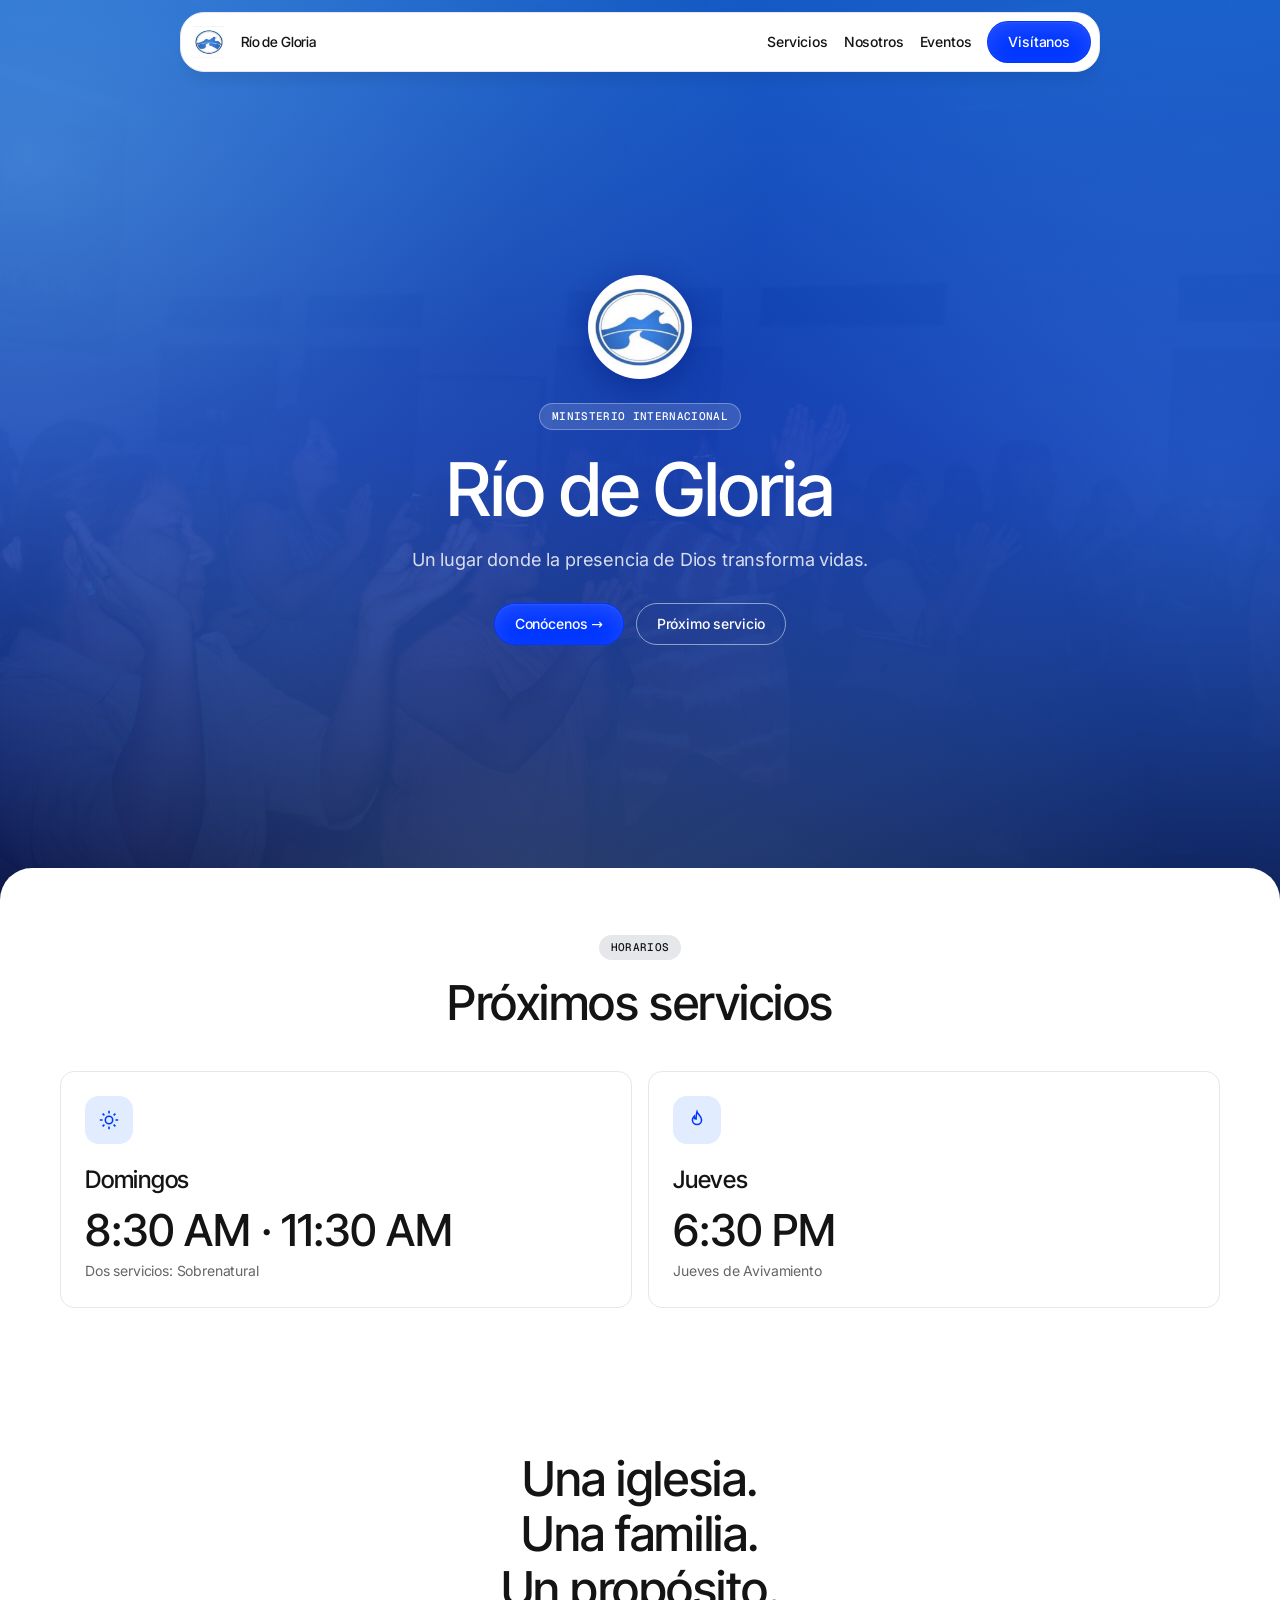
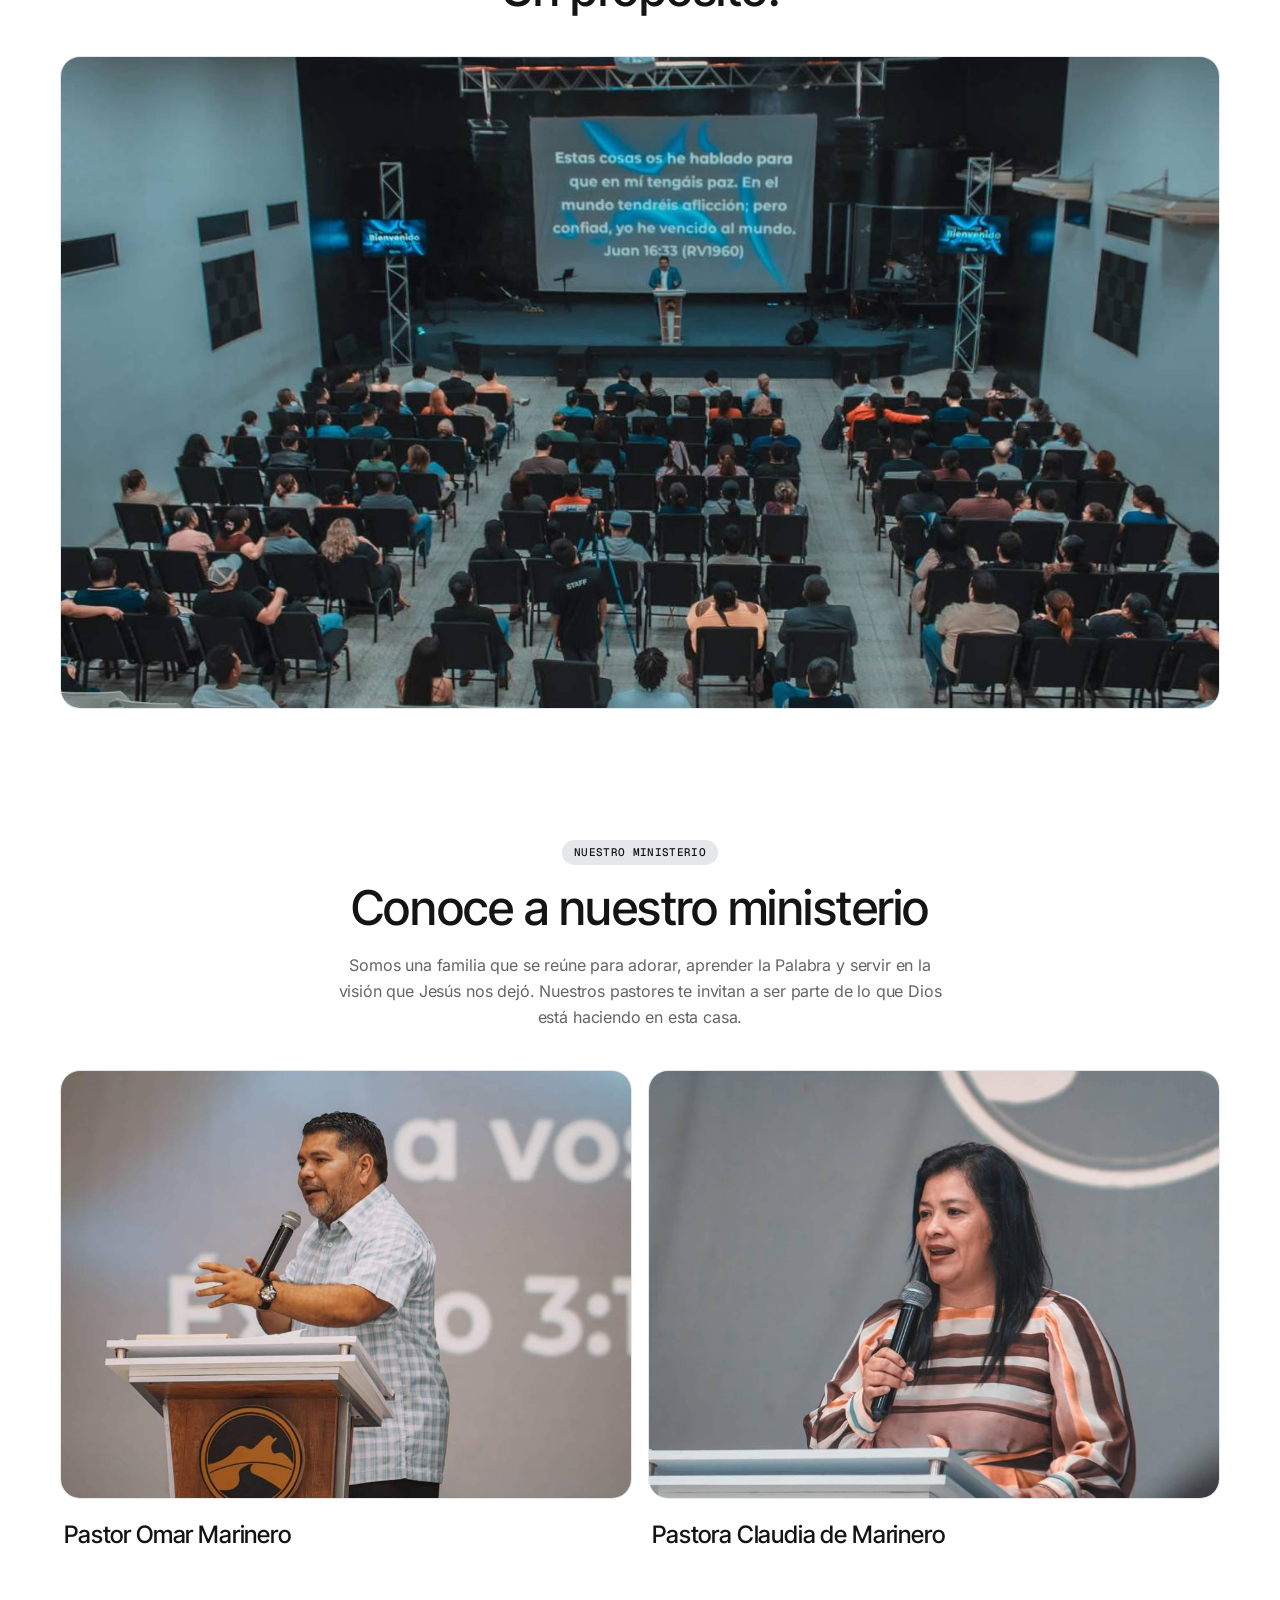
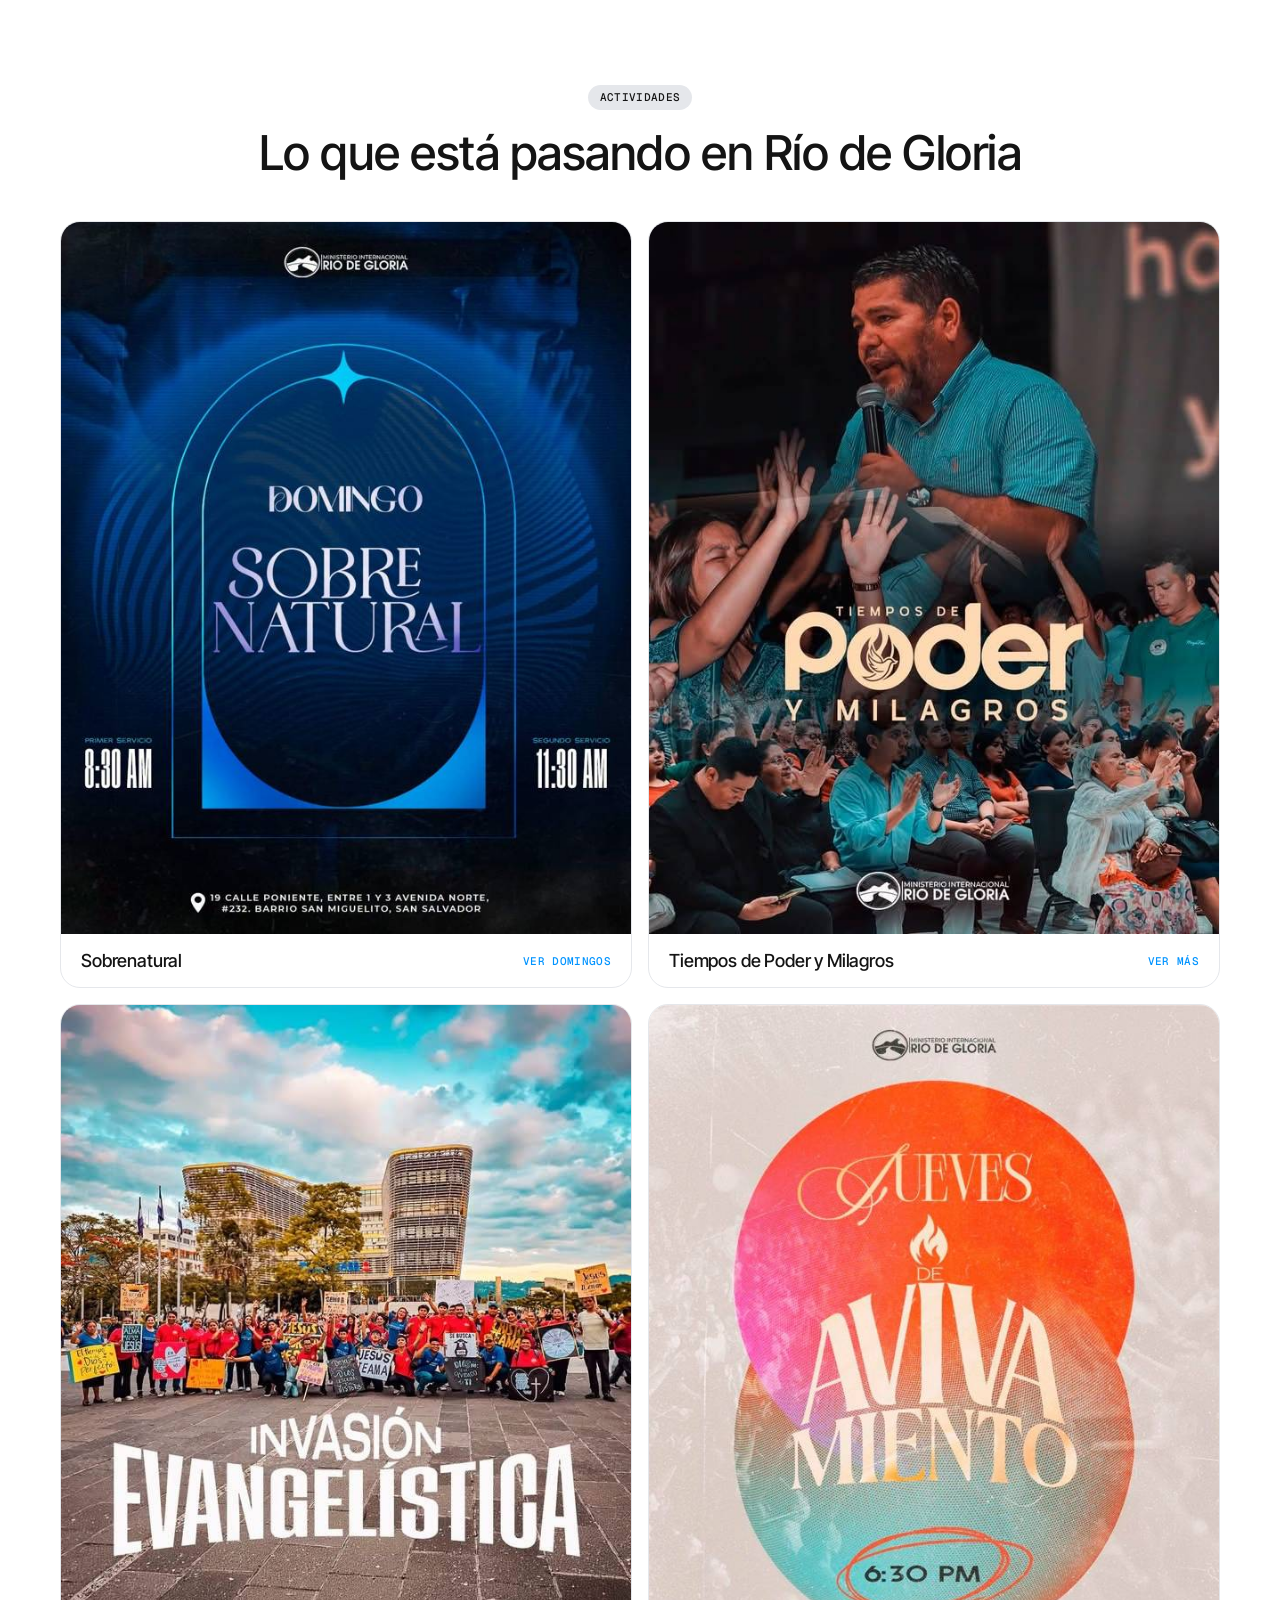
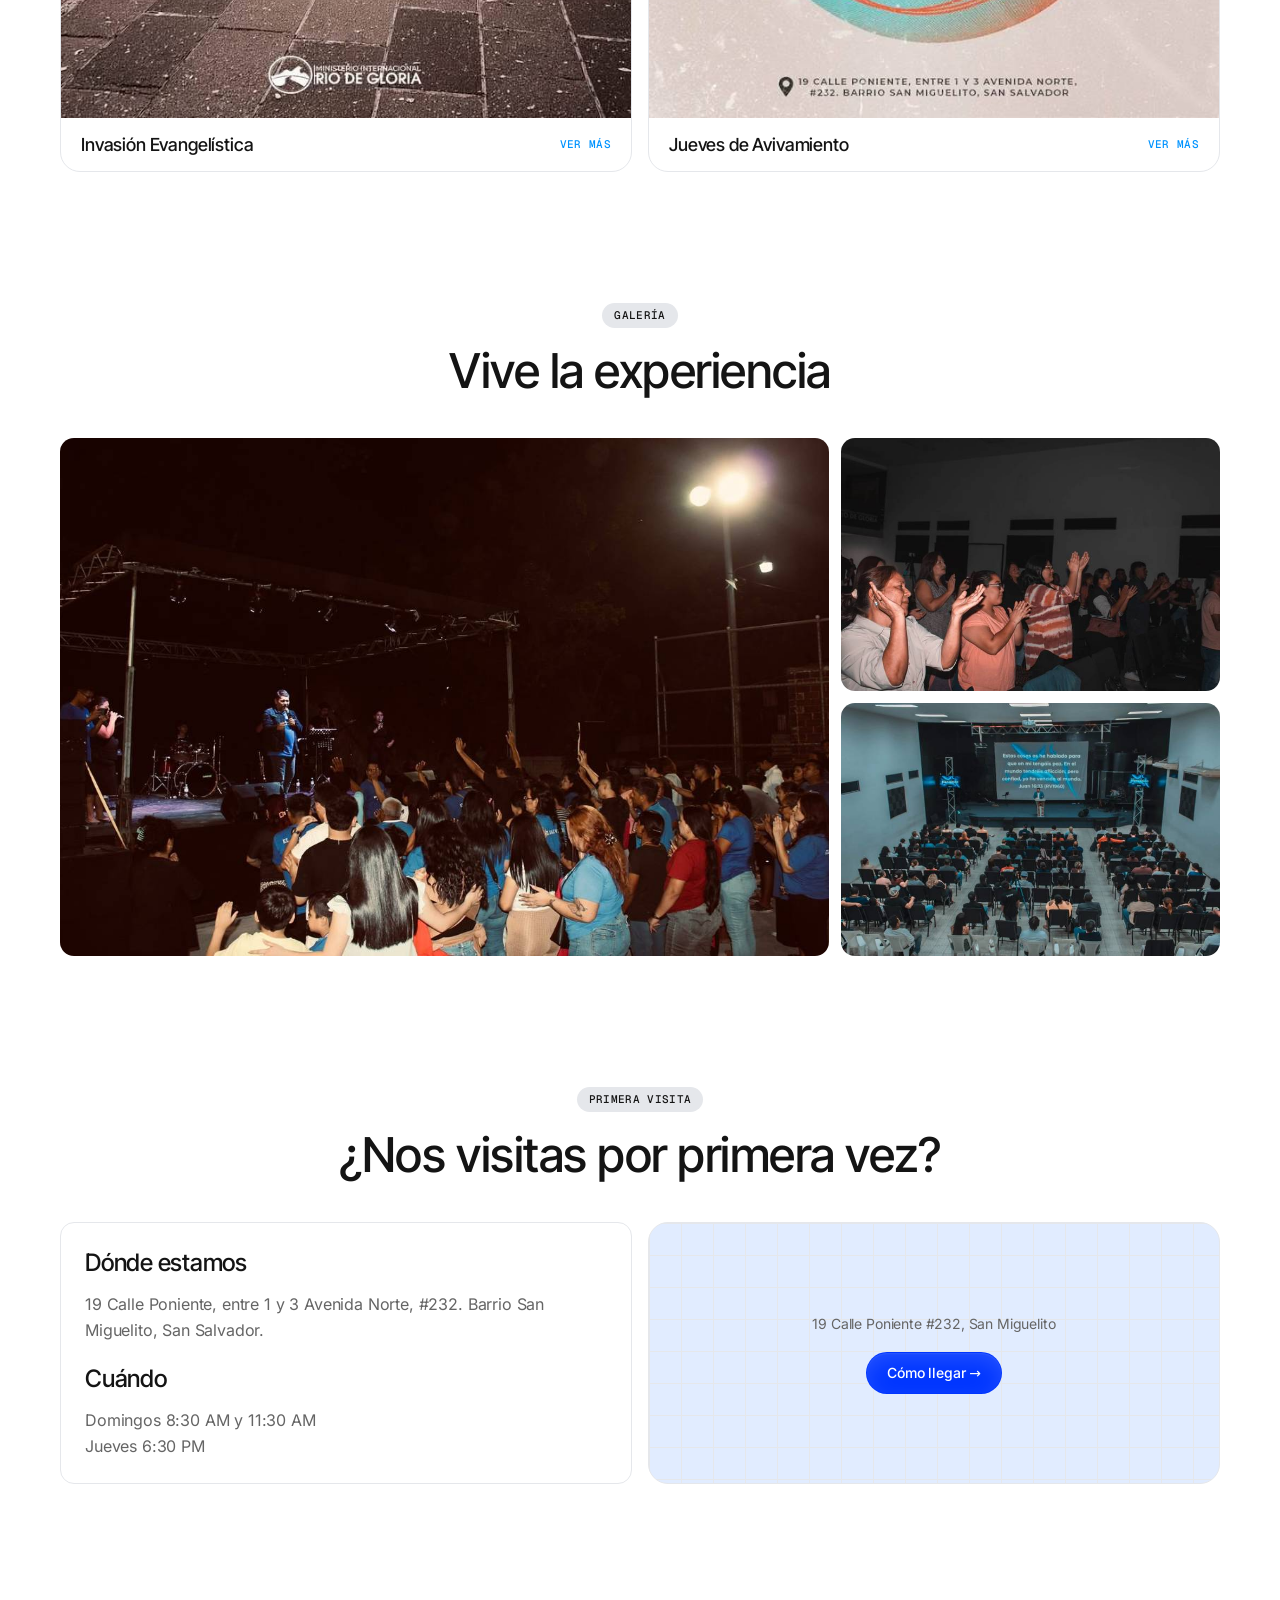
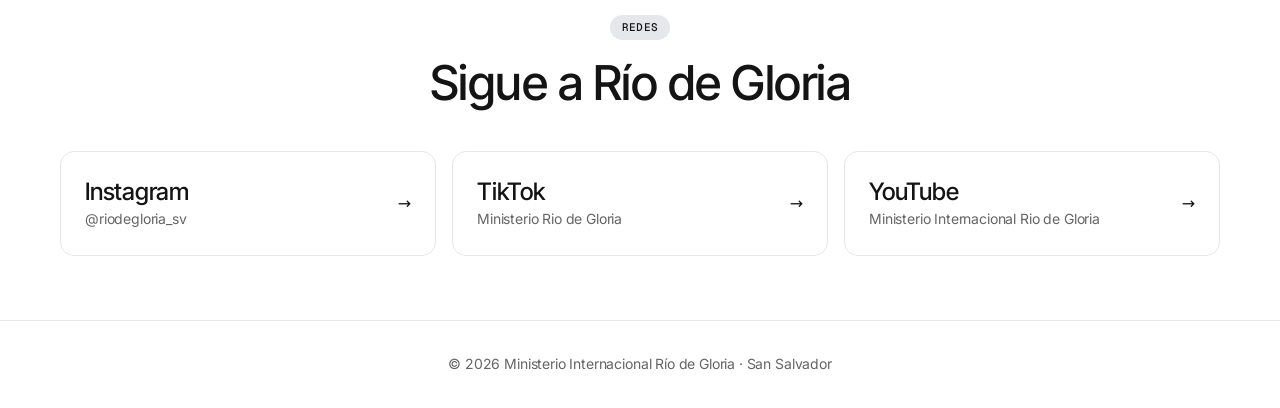
<file: index.html>
<!DOCTYPE html>
<html lang="es"><head><meta charset="utf-8">
<meta name="viewport" content="width=device-width, initial-scale=1, viewport-fit=cover">
<meta http-equiv="Content-Security-Policy" content="default-src 'none'; script-src 'self'; style-src 'self'; font-src 'self'; img-src 'self'; connect-src 'none'; form-action 'none'; base-uri 'none'; object-src 'none'; upgrade-insecure-requests">
<meta name="referrer" content="strict-origin-when-cross-origin">
<meta name="format-detection" content="telephone=no">
<title>Ministerio Internacional Río de Gloria</title>
<link rel="stylesheet" href="css/styles.css"></head><body>
<nav><img src="images/logo.jpg" alt="Logo Río de Gloria"><b>Río de Gloria</b><a class="l" href="#servicios">Servicios</a><a class="l" href="#nosotros">Nosotros</a><a class="l" href="#eventos">Eventos</a><a class="btn p" href="#visita">Visítanos</a></nav>

<header class="hero"><div class="water" aria-hidden="true"><i class="l l1"></i><i class="l l2"></i><i class="l l3"></i><i class="l l4"></i><i class="l l5"></i><i class="f f1"></i><i class="f f2"></i><i class="f f3"></i></div><div>
<img class="logo-hero" src="images/logo-grande.jpg" alt="Logo del Ministerio Internacional Río de Gloria">
<span class="eb">Ministerio Internacional</span>
<h1>Río de Gloria</h1>
<p>Un lugar donde la presencia de Dios transforma vidas.</p>
<div class="row"><a class="btn p" href="#nosotros">Conócenos →</a><a class="btn g" href="#servicios">Próximo servicio</a></div>
</div></header>

<main class="light">

<section id="servicios"><div class="w">
<div class="hd"><span class="eb">Horarios</span><h2>Próximos servicios</h2></div>
<div class="grid2">
<div class="card"><div class="ico"><svg width="22" height="22" viewBox="0 0 24 24" fill="none" stroke="currentColor" stroke-width="1.7"><circle cx="12" cy="12" r="4"/><path d="M12 2v3M12 19v3M2 12h3M19 12h3M5 5l2 2M17 17l2 2M19 5l-2 2M7 17l-2 2"/></svg></div><h3>Domingos</h3><div class="time">8:30 AM · 11:30 AM</div><div class="muted">Dos servicios: Sobrenatural</div></div>
<div class="card"><div class="ico"><svg width="22" height="22" viewBox="0 0 24 24" fill="none" stroke="currentColor" stroke-width="1.7"><path d="M12 3c1 3 5 5 5 9a5 5 0 0 1-10 0c0-2 1-3 2-4 0 2 1 3 2 3 0-3 0-5 1-8z"/></svg></div><h3>Jueves</h3><div class="time">6:30 PM</div><div class="muted">Jueves de Avivamiento</div></div>
</div></div></section>



<section><div class="w">
<div class="hd"><h2>Una iglesia.<br>Una familia.<br>Un propósito.</h2></div>
<img class="ph r169" src="images/templo.jpg" alt="Interior del templo de Río de Gloria durante un servicio">
</div></section>



<section id="nosotros"><div class="w">
<div class="hd"><span class="eb">Nuestro ministerio</span><h2>Conoce a nuestro ministerio</h2>
<p class="muted lead">Somos una familia que se reúne para adorar, aprender la Palabra y servir en la visión que Jesús nos dejó. Nuestros pastores te invitan a ser parte de lo que Dios está haciendo en esta casa.</p></div>
<div class="grid2">
<figure class="fig"><img class="ph r43" src="images/pastor.jpg" alt="Pastor Omar Marinero predicando"><figcaption><h3>Pastor Omar Marinero</h3></figcaption></figure>
<figure class="fig"><img class="ph r43" src="images/pastora.jpg" alt="Pastora Claudia de Marinero con micrófono"><figcaption><h3>Pastora Claudia de Marinero</h3></figcaption></figure>
</div></div></section>



<section id="eventos"><div class="w">
<div class="hd"><span class="eb">Actividades</span><h2>Lo que está pasando en Río de Gloria</h2></div>
<div class="grid2">
<a class="ev" href="domingos.html"><img src="images/sobrenatural.jpg" alt="Domingo Sobrenatural"><div>Sobrenatural<span>Ver domingos</span></div></a>
<a class="ev" href="poder.html"><img src="images/poder-y-milagros.jpg" alt="Tiempos de Poder y Milagros"><div>Tiempos de Poder y Milagros<span>Ver más</span></div></a>
<a class="ev" href="invasion.html"><img src="images/invasion-evangelistica.jpg" alt="Invasión Evangelística"><div>Invasión Evangelística<span>Ver más</span></div></a>
<a class="ev" href="avivamiento.html"><img src="images/avivamiento.jpg" alt="Jueves de Avivamiento"><div>Jueves de Avivamiento<span>Ver más</span></div></a>
</div></div></section>



<section><div class="w">
<div class="hd"><span class="eb">Galería</span><h2>Vive la experiencia</h2></div>
<div class="gal"><img src="images/galeria-noche.jpg" alt="Adoración al aire libre de noche"><img src="images/galeria-adoracion.jpg" alt="Congregación aplaudiendo en adoración"><img src="images/galeria-templo.jpg" alt="Servicio en el templo"></div>
</div></section>



<section id="visita"><div class="w">
<div class="hd"><span class="eb">Primera visita</span><h2>¿Nos visitas por primera vez?</h2></div>
<div class="grid2">
<div class="card"><h3>Dónde estamos</h3><p class="muted muted addr">19 Calle Poniente, entre 1 y 3 Avenida Norte, #232. Barrio San Miguelito, San Salvador.</p>
<h3>Cuándo</h3><p class="muted muted addr last">Domingos 8:30 AM y 11:30 AM<br>Jueves 6:30 PM</p></div>
<div class="map"><div class="muted">19 Calle Poniente #232, San Miguelito</div><a class="btn p" href="https://www.google.com/maps/search/?api=1&query=19+Calle+Poniente+232+Barrio+San+Miguelito+San+Salvador" target="_blank" rel="noopener noreferrer">Cómo llegar →</a></div>
</div></div></section>



<section><div class="w">
<div class="hd"><span class="eb">Redes</span><h2>Sigue a Río de Gloria</h2></div>
<div class="grid2 auto">
<a class="card soc" href="https://www.instagram.com/riodegloria_sv" target="_blank" rel="noopener noreferrer"><div><h3>Instagram</h3><small>@riodegloria_sv</small></div>→</a>
<a class="card soc" href="https://www.tiktok.com/search?q=Ministerio%20Rio%20de%20Gloria" target="_blank" rel="noopener noreferrer"><div><h3>TikTok</h3><small>Ministerio Rio de Gloria</small></div>→</a>
<a class="card soc" href="https://www.youtube.com/results?search_query=Ministerio+Internacional+Rio+de+Gloria" target="_blank" rel="noopener noreferrer"><div><h3>YouTube</h3><small>Ministerio Internacional Rio de Gloria</small></div>→</a>
</div></div></section>

<footer>© <span id="year">2026</span> Ministerio Internacional Río de Gloria · San Salvador</footer>
</main>
<script src="js/main.js"></script>
</body></html>
</file>
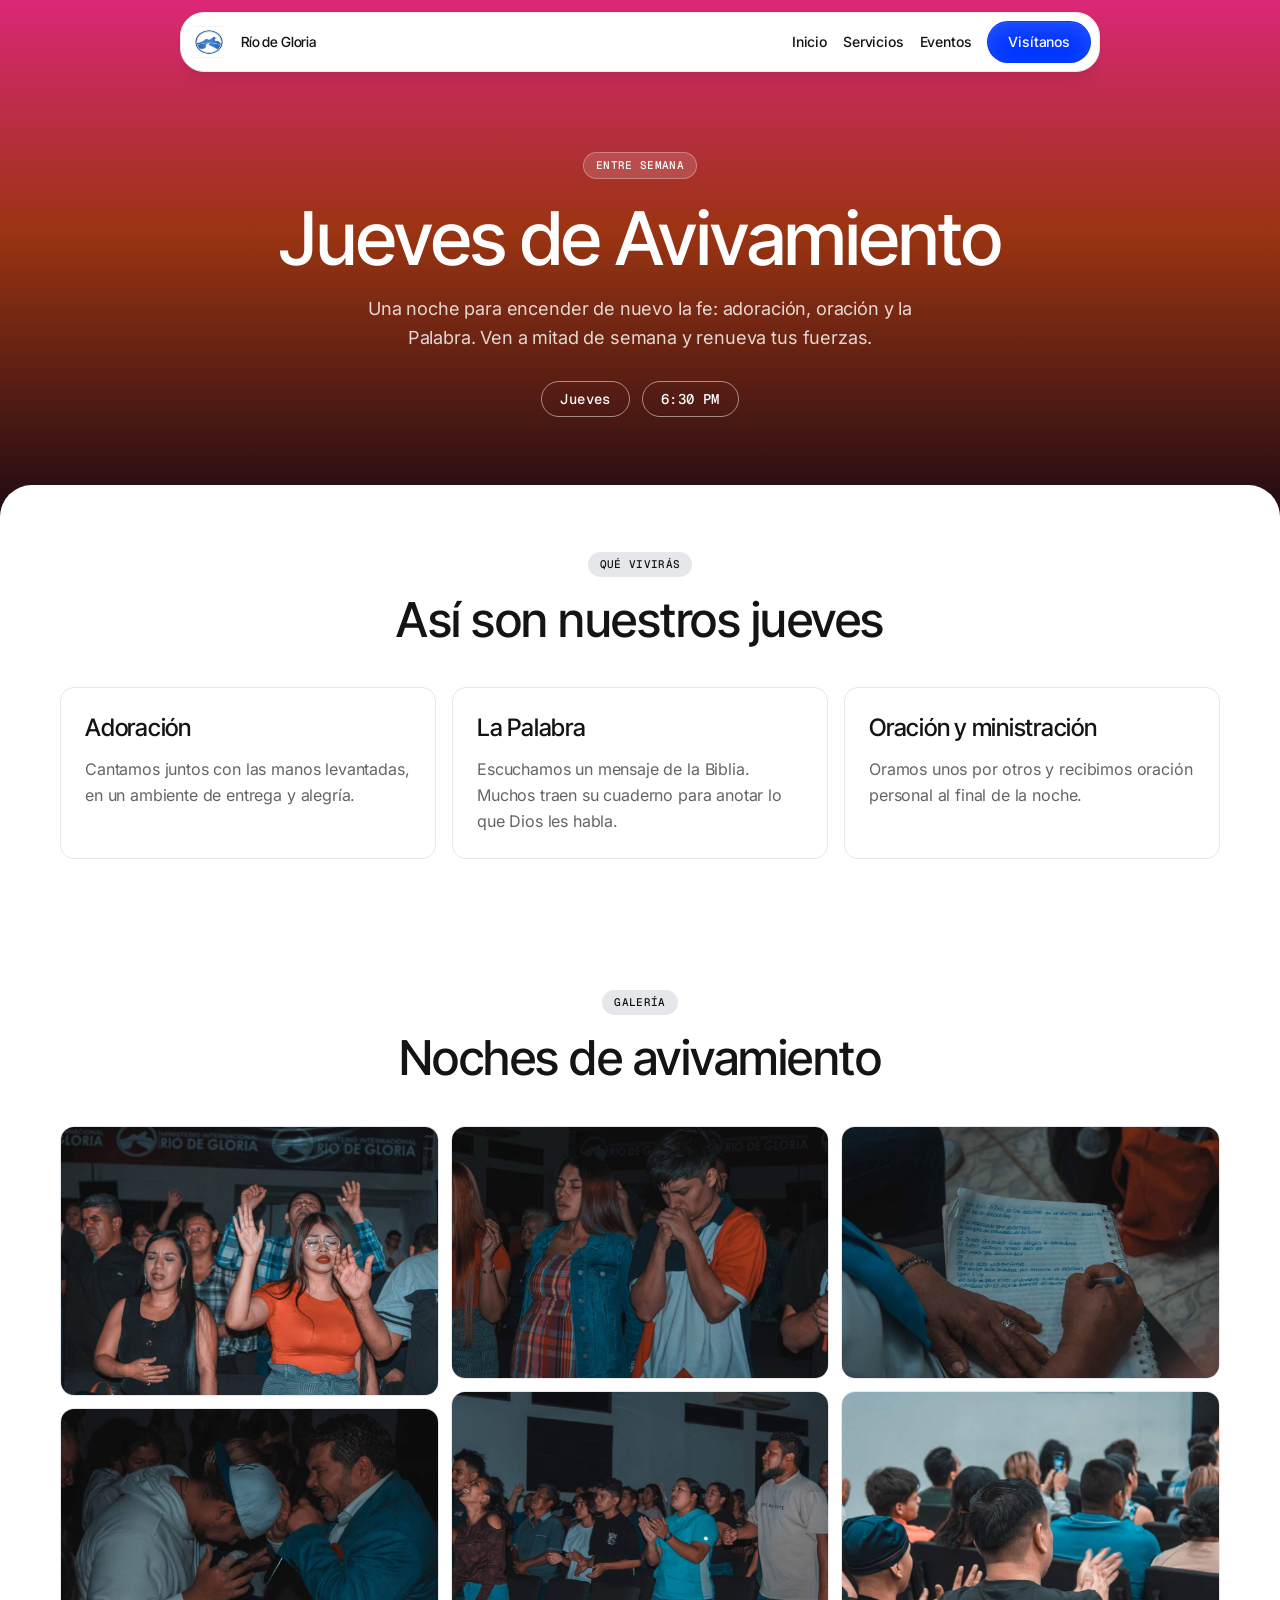
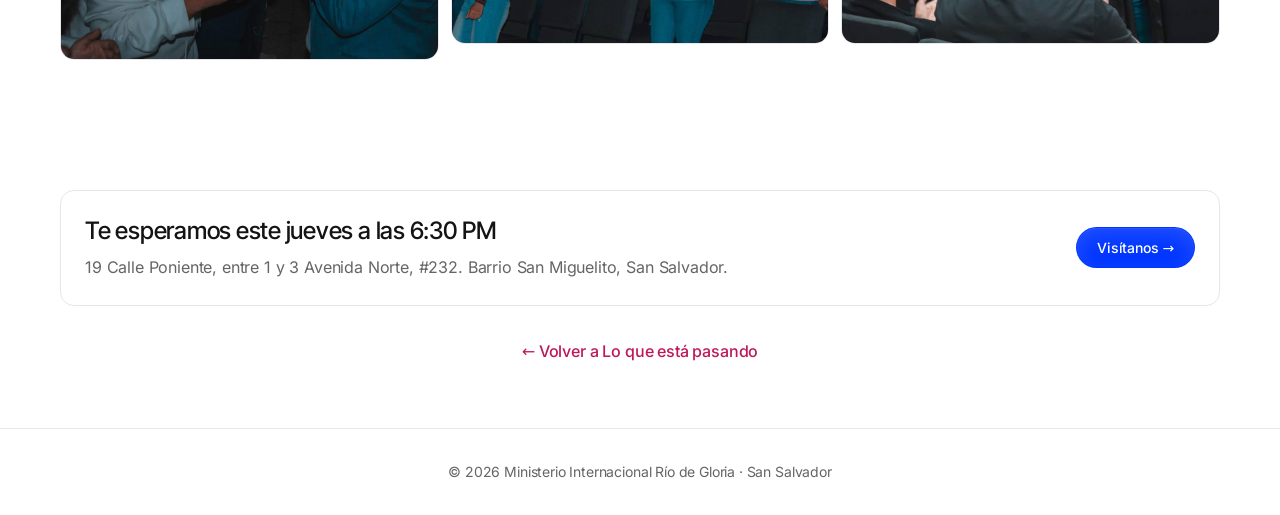
<file: avivamiento.html>
<!DOCTYPE html>
<html lang="es"><head><meta charset="utf-8">
<meta name="viewport" content="width=device-width, initial-scale=1, viewport-fit=cover">
<meta http-equiv="Content-Security-Policy" content="default-src 'none'; script-src 'self'; style-src 'self'; font-src 'self'; img-src 'self'; connect-src 'none'; form-action 'none'; base-uri 'none'; object-src 'none'; upgrade-insecure-requests">
<meta name="referrer" content="strict-origin-when-cross-origin">
<title>Jueves de Avivamiento · Ministerio Internacional Río de Gloria</title>
<link rel="stylesheet" href="css/styles.css">
</head><body class="tema-avivamiento">
<nav><img src="images/logo.jpg" alt="Logo Río de Gloria"><b>Río de Gloria</b><a class="l" href="index.html">Inicio</a><a class="l" href="index.html#servicios">Servicios</a><a class="l" href="index.html#eventos">Eventos</a><a class="btn p" href="index.html#visita">Visítanos</a></nav>

<header class="phero"><div class="w">
<span class="eb">Entre semana</span>
<h1>Jueves de Avivamiento</h1>
<p>Una noche para encender de nuevo la fe: adoración, oración y la Palabra. Ven a mitad de semana y renueva tus fuerzas.</p>
<div class="row"><span class="chip">Jueves</span><span class="chip">6:30 PM</span></div>
</div></header>

<main class="light">
<section><div class="w">
<div class="hd"><span class="eb">Qué vivirás</span><h2>Así son nuestros jueves</h2></div>
<div class="grid2 three">
<div class="card"><h3>Adoración</h3><p class="muted addr last">Cantamos juntos con las manos levantadas, en un ambiente de entrega y alegría.</p></div>
<div class="card"><h3>La Palabra</h3><p class="muted addr last">Escuchamos un mensaje de la Biblia. Muchos traen su cuaderno para anotar lo que Dios les habla.</p></div>
<div class="card"><h3>Oración y ministración</h3><p class="muted addr last">Oramos unos por otros y recibimos oración personal al final de la noche.</p></div>
</div></div></section>

<section><div class="w">
<div class="hd"><span class="eb">Galería</span><h2>Noches de avivamiento</h2></div>
<div class="masonry">
<img src="images/aviva-adoracion.jpg" alt="Hombres y mujeres adorando con las manos levantadas bajo el letrero de Río de Gloria">
<img src="images/aviva-ministracion.jpg" alt="El pastor orando por un joven durante el servicio">
<img src="images/aviva-oracion.jpg" alt="Jóvenes orando con los ojos cerrados">
<img src="images/aviva-congregacion.jpg" alt="La congregación de pie, aplaudiendo y cantando">
<img src="images/aviva-notas.jpg" alt="Mujer anotando pasajes de la Biblia en su cuaderno">
<img src="images/aviva-aplausos.jpg" alt="Asistentes aplaudiendo durante el servicio">
</div></div></section>

<section><div class="w">
<div class="card cta"><div><h3>Te esperamos este jueves a las 6:30 PM</h3><p class="muted addr last">19 Calle Poniente, entre 1 y 3 Avenida Norte, #232. Barrio San Miguelito, San Salvador.</p></div>
<a class="btn p" href="index.html#visita">Visítanos →</a></div>
<p class="back"><a href="index.html#eventos">← Volver a Lo que está pasando</a></p>
</div></section>
<footer>© <span id="year">2026</span> Ministerio Internacional Río de Gloria · San Salvador</footer>
</main>
<script src="js/main.js"></script>
</body></html>
</file>
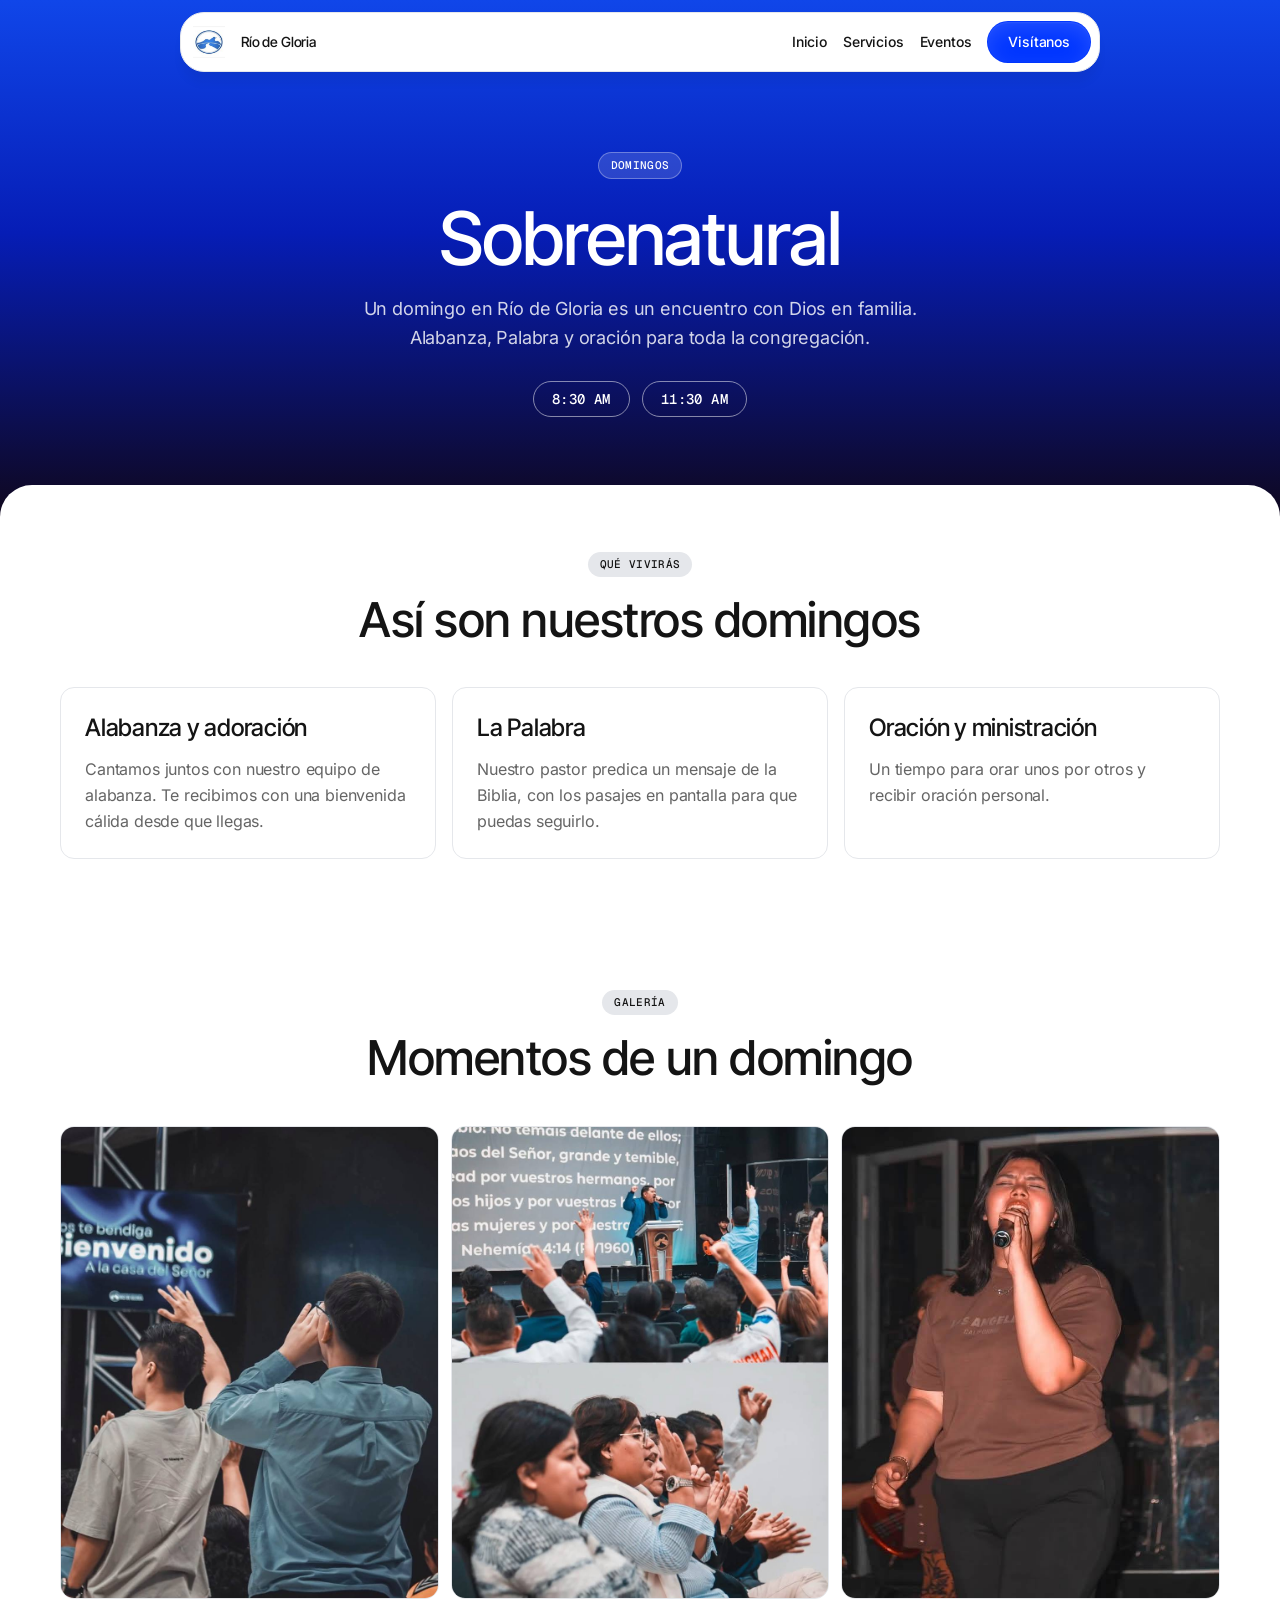
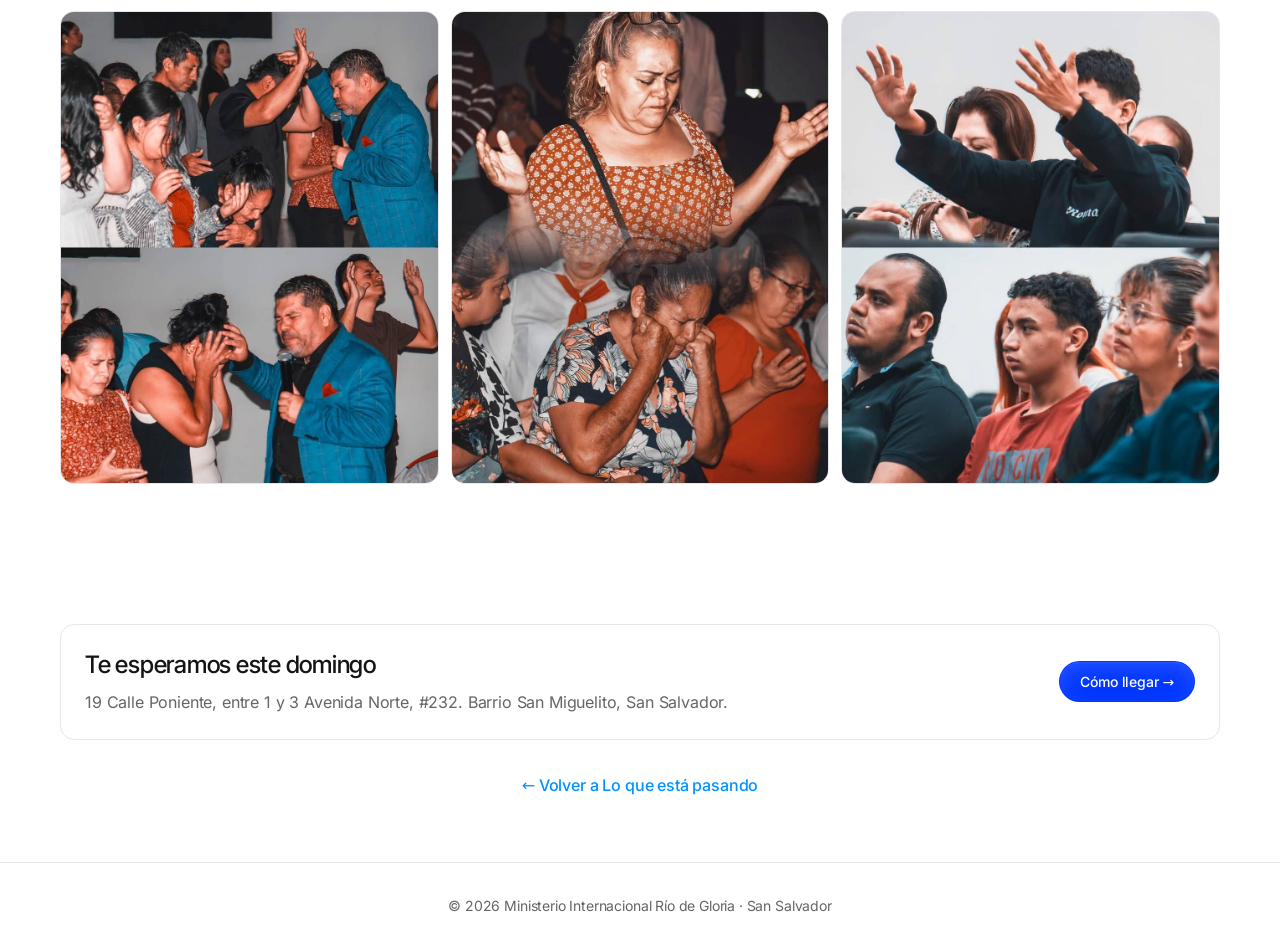
<file: domingos.html>
<!DOCTYPE html>
<html lang="es"><head><meta charset="utf-8">
<meta name="viewport" content="width=device-width, initial-scale=1, viewport-fit=cover">
<meta http-equiv="Content-Security-Policy" content="default-src 'none'; script-src 'self'; style-src 'self'; font-src 'self'; img-src 'self'; connect-src 'none'; form-action 'none'; base-uri 'none'; object-src 'none'; upgrade-insecure-requests">
<meta name="referrer" content="strict-origin-when-cross-origin">
<title>Domingos · Ministerio Internacional Río de Gloria</title>
<link rel="stylesheet" href="css/styles.css">
</head><body class="tema-domingos">
<nav><img src="images/logo.jpg" alt="Logo Río de Gloria"><b>Río de Gloria</b><a class="l" href="index.html">Inicio</a><a class="l" href="index.html#servicios">Servicios</a><a class="l" href="index.html#eventos">Eventos</a><a class="btn p" href="index.html#visita">Visítanos</a></nav>

<header class="phero"><div class="w">
<span class="eb">Domingos</span>
<h1>Sobrenatural</h1>
<p>Un domingo en Río de Gloria es un encuentro con Dios en familia. Alabanza, Palabra y oración para toda la congregación.</p>
<div class="row"><span class="chip">8:30 AM</span><span class="chip">11:30 AM</span></div>
</div></header>

<main class="light">
<section><div class="w">
<div class="hd"><span class="eb">Qué vivirás</span><h2>Así son nuestros domingos</h2></div>
<div class="grid2 three">
<div class="card"><h3>Alabanza y adoración</h3><p class="muted addr last">Cantamos juntos con nuestro equipo de alabanza. Te recibimos con una bienvenida cálida desde que llegas.</p></div>
<div class="card"><h3>La Palabra</h3><p class="muted addr last">Nuestro pastor predica un mensaje de la Biblia, con los pasajes en pantalla para que puedas seguirlo.</p></div>
<div class="card"><h3>Oración y ministración</h3><p class="muted addr last">Un tiempo para orar unos por otros y recibir oración personal.</p></div>
</div></div></section>

<section><div class="w">
<div class="hd"><span class="eb">Galería</span><h2>Momentos de un domingo</h2></div>
<div class="masonry">
<img src="images/domingo-bienvenida.jpg" alt="Jóvenes adorando frente a la pantalla de bienvenida">
<img src="images/domingo-ministracion.jpg" alt="El pastor orando por los asistentes">
<img src="images/domingo-mensaje.jpg" alt="El pastor predicando y la congregación con las manos en alto">
<img src="images/domingo-oracion.jpg" alt="Mujeres orando durante el servicio">
<img src="images/domingo-alabanza.jpg" alt="Integrante del equipo de alabanza cantando">
<img src="images/domingo-congregacion.jpg" alt="La congregación adorando y escuchando el mensaje">
</div></div></section>

<section><div class="w">
<div class="card cta"><div><h3>Te esperamos este domingo</h3><p class="muted addr last">19 Calle Poniente, entre 1 y 3 Avenida Norte, #232. Barrio San Miguelito, San Salvador.</p></div>
<a class="btn p" href="index.html#visita">Cómo llegar →</a></div>
<p class="back"><a href="index.html#eventos">← Volver a Lo que está pasando</a></p>
</div></section>
<footer>© <span id="year">2026</span> Ministerio Internacional Río de Gloria · San Salvador</footer>
</main>
<script src="js/main.js"></script>
</body></html>
</file>
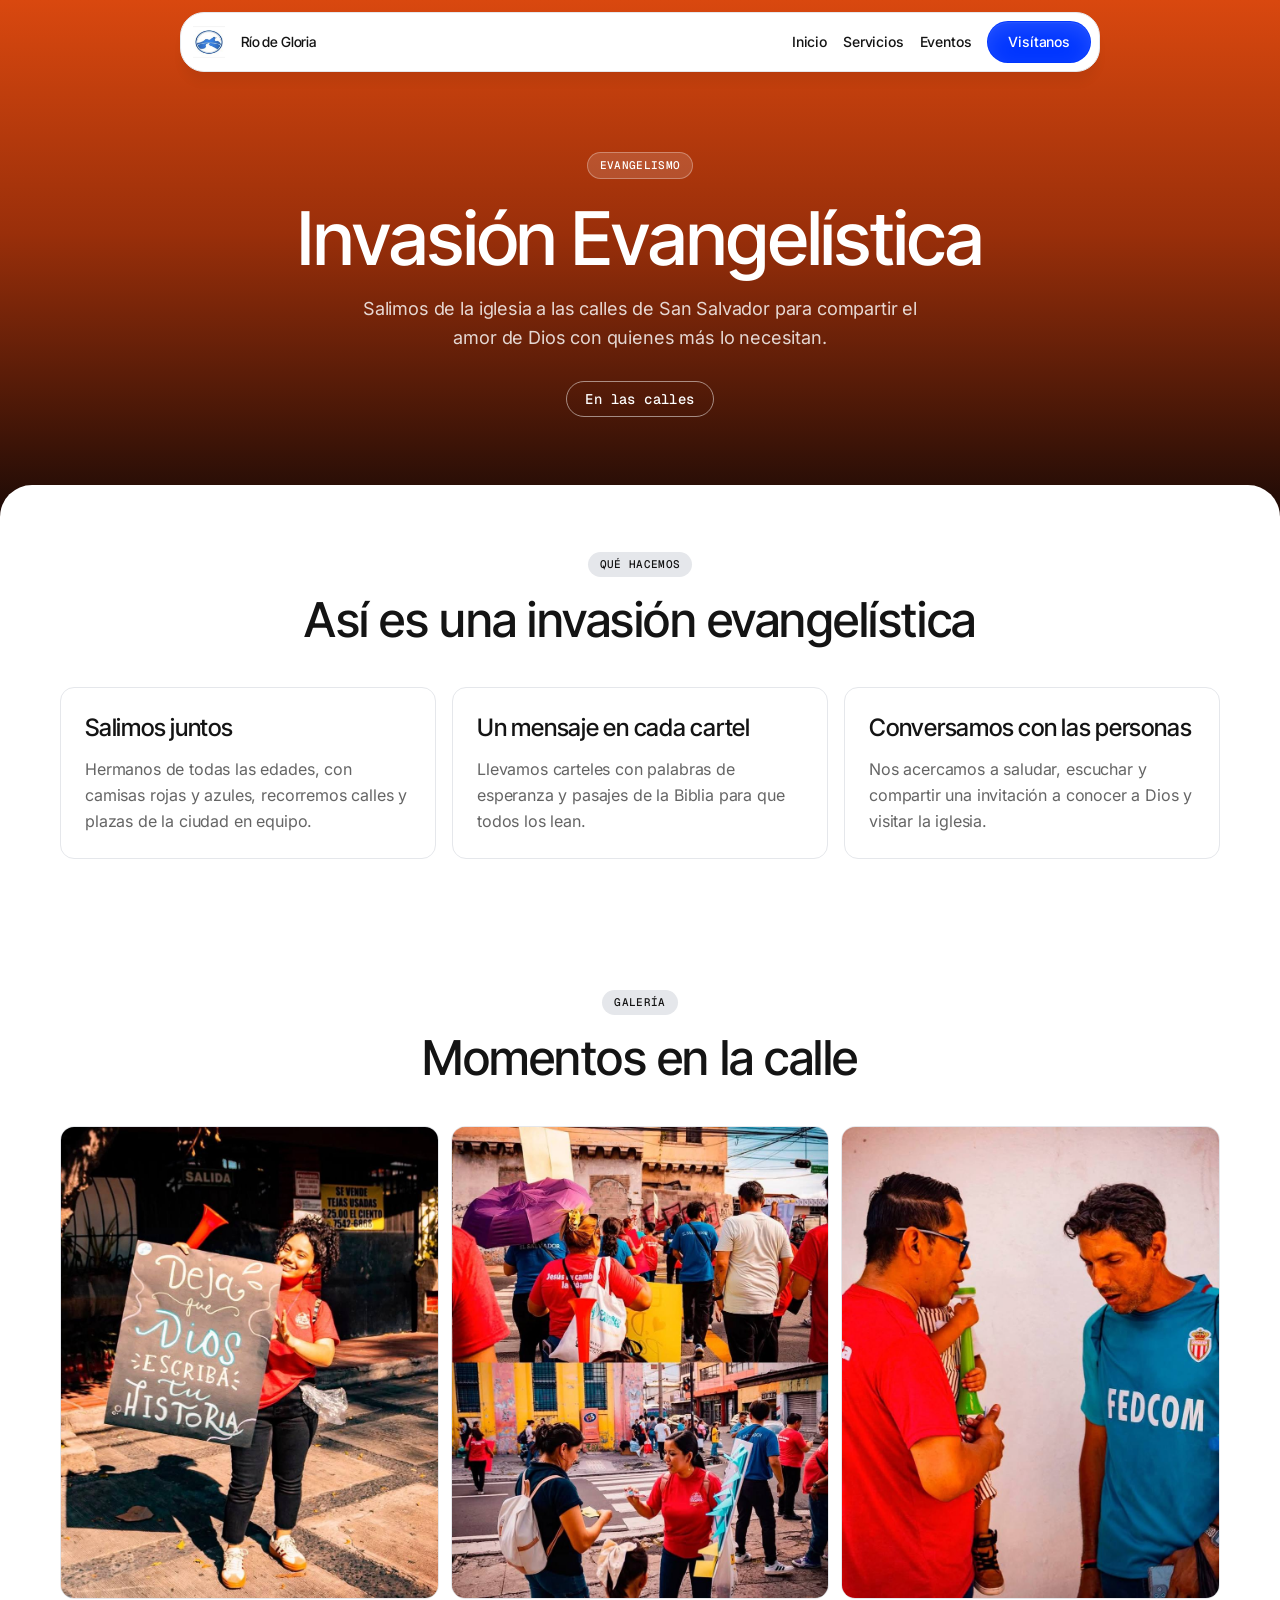
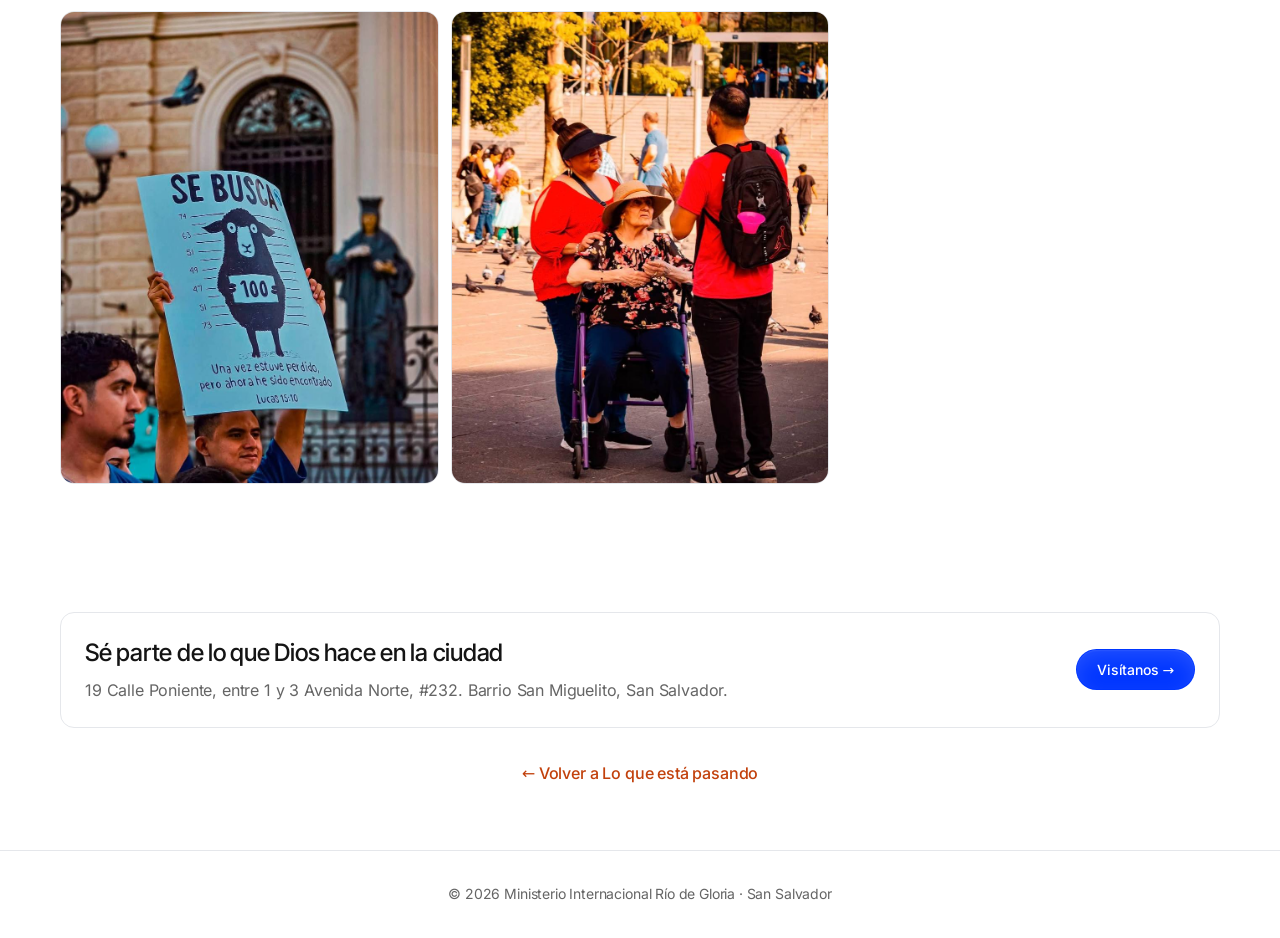
<file: invasion.html>
<!DOCTYPE html>
<html lang="es"><head><meta charset="utf-8">
<meta name="viewport" content="width=device-width, initial-scale=1, viewport-fit=cover">
<meta http-equiv="Content-Security-Policy" content="default-src 'none'; script-src 'self'; style-src 'self'; font-src 'self'; img-src 'self'; connect-src 'none'; form-action 'none'; base-uri 'none'; object-src 'none'; upgrade-insecure-requests">
<meta name="referrer" content="strict-origin-when-cross-origin">
<title>Invasión Evangelística · Ministerio Internacional Río de Gloria</title>
<link rel="stylesheet" href="css/styles.css">
</head><body class="tema-invasion">
<nav><img src="images/logo.jpg" alt="Logo Río de Gloria"><b>Río de Gloria</b><a class="l" href="index.html">Inicio</a><a class="l" href="index.html#servicios">Servicios</a><a class="l" href="index.html#eventos">Eventos</a><a class="btn p" href="index.html#visita">Visítanos</a></nav>

<header class="phero"><div class="w">
<span class="eb">Evangelismo</span>
<h1>Invasión Evangelística</h1>
<p>Salimos de la iglesia a las calles de San Salvador para compartir el amor de Dios con quienes más lo necesitan.</p>
<div class="row"><span class="chip">En las calles</span></div>
</div></header>

<main class="light">
<section><div class="w">
<div class="hd"><span class="eb">Qué hacemos</span><h2>Así es una invasión evangelística</h2></div>
<div class="grid2 three">
<div class="card"><h3>Salimos juntos</h3><p class="muted addr last">Hermanos de todas las edades, con camisas rojas y azules, recorremos calles y plazas de la ciudad en equipo.</p></div>
<div class="card"><h3>Un mensaje en cada cartel</h3><p class="muted addr last">Llevamos carteles con palabras de esperanza y pasajes de la Biblia para que todos los lean.</p></div>
<div class="card"><h3>Conversamos con las personas</h3><p class="muted addr last">Nos acercamos a saludar, escuchar y compartir una invitación a conocer a Dios y visitar la iglesia.</p></div>
</div></div></section>

<section><div class="w">
<div class="hd"><span class="eb">Galería</span><h2>Momentos en la calle</h2></div>
<div class="masonry">
<img src="images/invasion-historia.jpg" alt="Joven con un cartel que dice: Deja que Dios escriba tu historia">
<img src="images/invasion-se-busca.jpg" alt="Cartel con una oveja y el pasaje de Lucas 15:10">
<img src="images/invasion-calles.jpg" alt="Voluntarios caminando y entregando invitaciones en la calle">
<img src="images/invasion-plaza.jpg" alt="Voluntario conversando con dos personas en una plaza">
<img src="images/invasion-conversacion.jpg" alt="Voluntario conversando con un hombre">
</div></div></section>

<section><div class="w">
<div class="card cta"><div><h3>Sé parte de lo que Dios hace en la ciudad</h3><p class="muted addr last">19 Calle Poniente, entre 1 y 3 Avenida Norte, #232. Barrio San Miguelito, San Salvador.</p></div>
<a class="btn p" href="index.html#visita">Visítanos →</a></div>
<p class="back"><a href="index.html#eventos">← Volver a Lo que está pasando</a></p>
</div></section>
<footer>© <span id="year">2026</span> Ministerio Internacional Río de Gloria · San Salvador</footer>
</main>
<script src="js/main.js"></script>
</body></html>
</file>
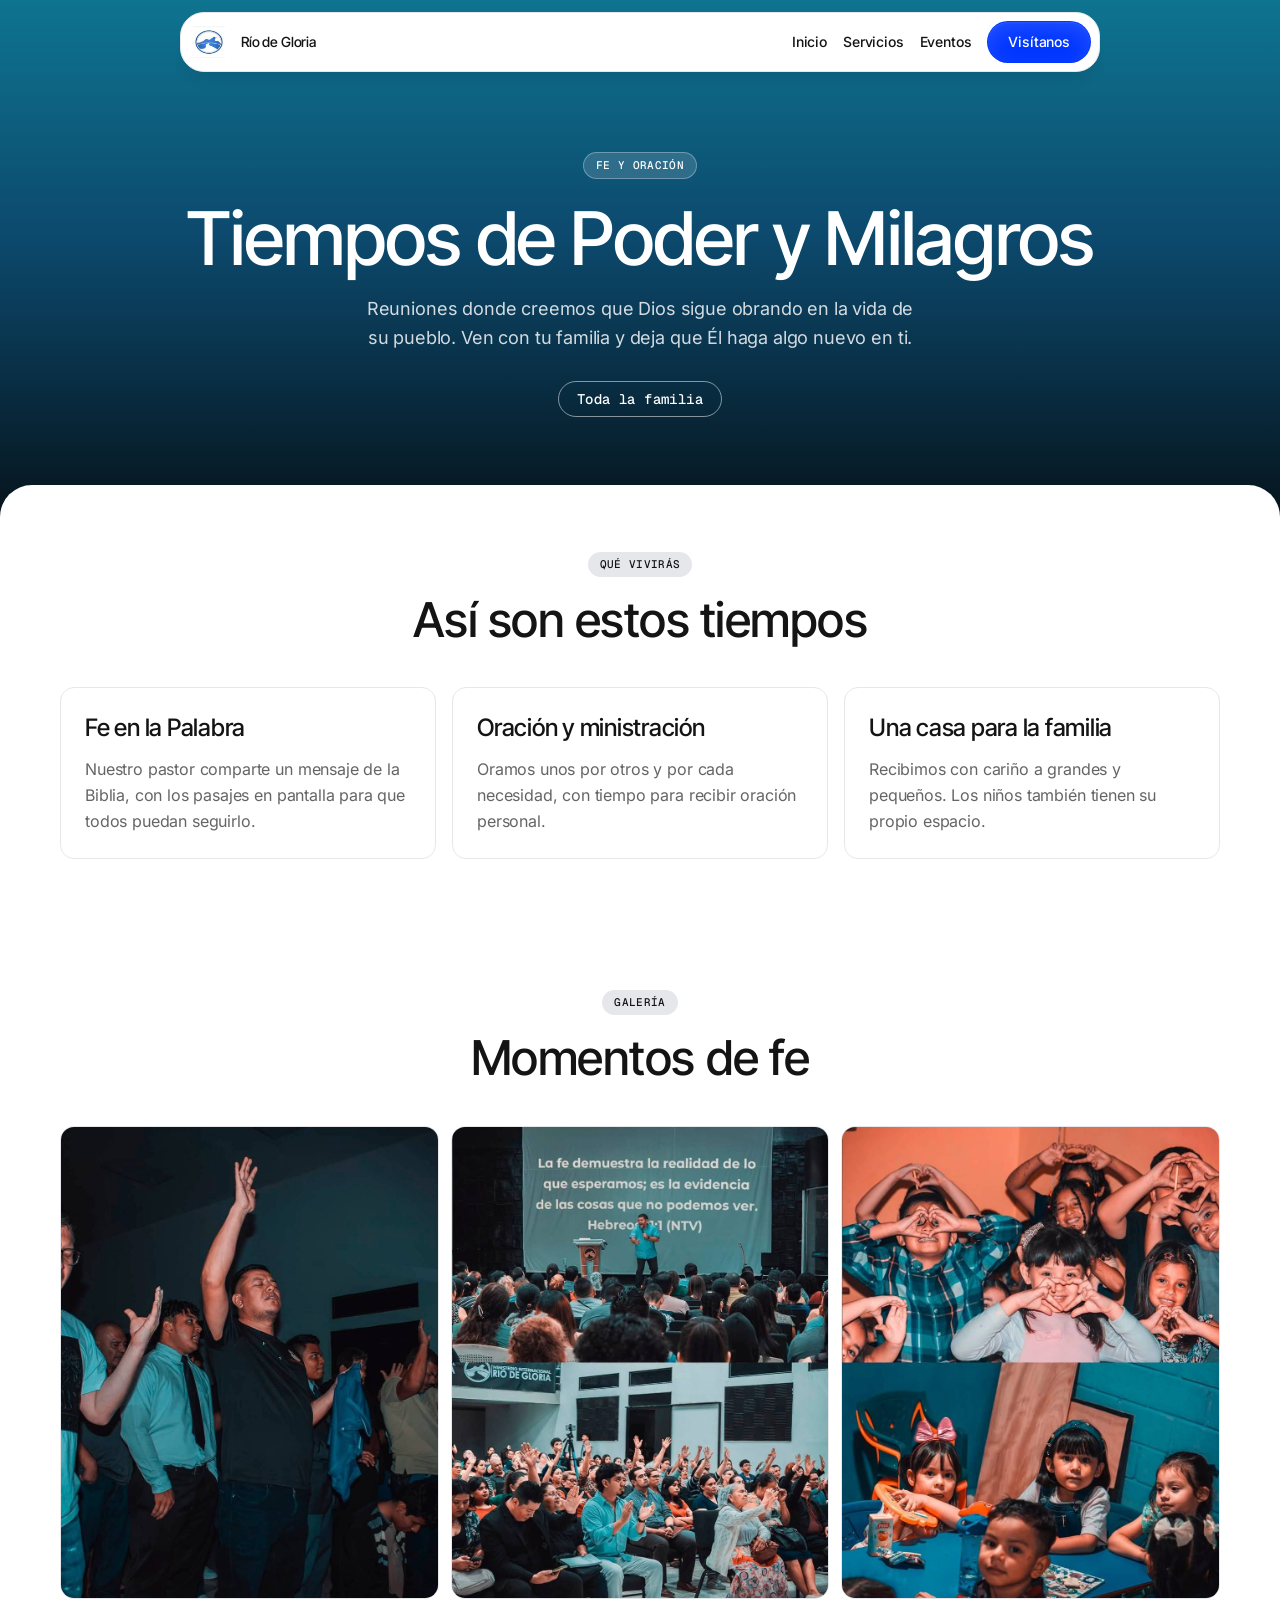
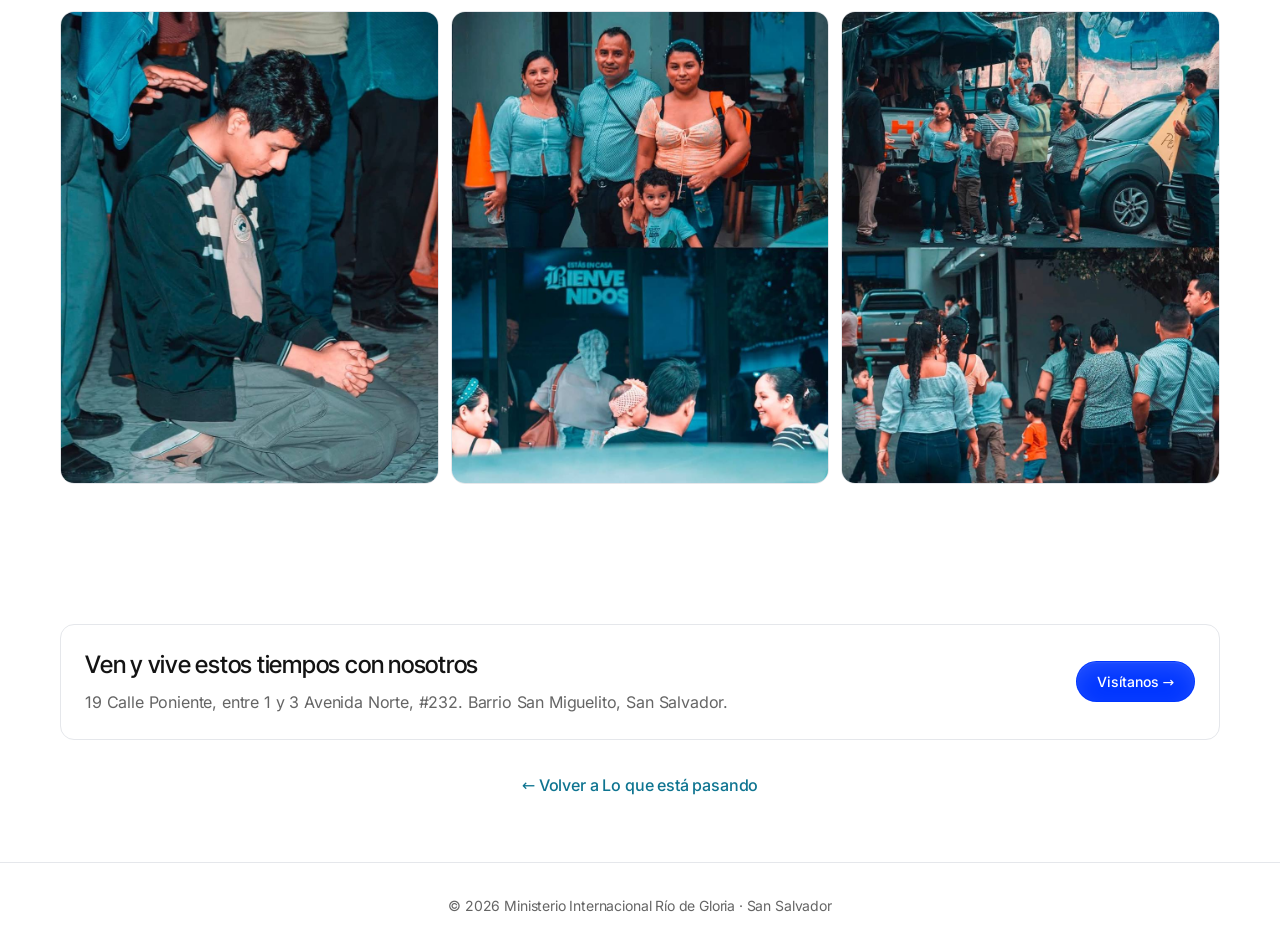
<file: poder.html>
<!DOCTYPE html>
<html lang="es"><head><meta charset="utf-8">
<meta name="viewport" content="width=device-width, initial-scale=1, viewport-fit=cover">
<meta http-equiv="Content-Security-Policy" content="default-src 'none'; script-src 'self'; style-src 'self'; font-src 'self'; img-src 'self'; connect-src 'none'; form-action 'none'; base-uri 'none'; object-src 'none'; upgrade-insecure-requests">
<meta name="referrer" content="strict-origin-when-cross-origin">
<title>Tiempos de Poder y Milagros · Ministerio Internacional Río de Gloria</title>
<link rel="stylesheet" href="css/styles.css">
</head><body class="tema-poder">
<nav><img src="images/logo.jpg" alt="Logo Río de Gloria"><b>Río de Gloria</b><a class="l" href="index.html">Inicio</a><a class="l" href="index.html#servicios">Servicios</a><a class="l" href="index.html#eventos">Eventos</a><a class="btn p" href="index.html#visita">Visítanos</a></nav>

<header class="phero"><div class="w">
<span class="eb">Fe y oración</span>
<h1>Tiempos de Poder y Milagros</h1>
<p>Reuniones donde creemos que Dios sigue obrando en la vida de su pueblo. Ven con tu familia y deja que Él haga algo nuevo en ti.</p>
<div class="row"><span class="chip">Toda la familia</span></div>
</div></header>

<main class="light">
<section><div class="w">
<div class="hd"><span class="eb">Qué vivirás</span><h2>Así son estos tiempos</h2></div>
<div class="grid2 three">
<div class="card"><h3>Fe en la Palabra</h3><p class="muted addr last">Nuestro pastor comparte un mensaje de la Biblia, con los pasajes en pantalla para que todos puedan seguirlo.</p></div>
<div class="card"><h3>Oración y ministración</h3><p class="muted addr last">Oramos unos por otros y por cada necesidad, con tiempo para recibir oración personal.</p></div>
<div class="card"><h3>Una casa para la familia</h3><p class="muted addr last">Recibimos con cariño a grandes y pequeños. Los niños también tienen su propio espacio.</p></div>
</div></div></section>

<section><div class="w">
<div class="hd"><span class="eb">Galería</span><h2>Momentos de fe</h2></div>
<div class="masonry">
<img src="images/poder-adoracion.jpg" alt="Hombre adorando con la mano levantada durante el servicio">
<img src="images/poder-oracion.jpg" alt="Joven de rodillas orando mientras otros imponen las manos">
<img src="images/poder-mensaje.jpg" alt="El pastor predicando con el pasaje de Hebreos 11:1 y la congregación con las manos en alto">
<img src="images/poder-bienvenida.jpg" alt="Familia posando frente a la iglesia y personas entrando bajo el letrero de bienvenida">
<img src="images/poder-ninos.jpg" alt="Niños haciendo corazones con las manos y niños pequeños en su salón">
<img src="images/poder-llegada.jpg" alt="Familias llegando a la iglesia a pie y en camión">
</div></div></section>

<section><div class="w">
<div class="card cta"><div><h3>Ven y vive estos tiempos con nosotros</h3><p class="muted addr last">19 Calle Poniente, entre 1 y 3 Avenida Norte, #232. Barrio San Miguelito, San Salvador.</p></div>
<a class="btn p" href="index.html#visita">Visítanos →</a></div>
<p class="back"><a href="index.html#eventos">← Volver a Lo que está pasando</a></p>
</div></section>
<footer>© <span id="year">2026</span> Ministerio Internacional Río de Gloria · San Salvador</footer>
</main>
<script src="js/main.js"></script>
</body></html>
</file>
<file: css/styles.css>
/* Río de Gloria — estilos */
/* Fuentes alojadas en el propio sitio (sin Google Fonts) */
@font-face{font-family:'Inter';font-style:normal;font-weight:400;font-display:swap;src:url(../fonts/inter-latin-400-normal.woff2) format('woff2')}
@font-face{font-family:'Inter';font-style:normal;font-weight:500;font-display:swap;src:url(../fonts/inter-latin-500-normal.woff2) format('woff2')}
@font-face{font-family:'Inter';font-style:normal;font-weight:600;font-display:swap;src:url(../fonts/inter-latin-600-normal.woff2) format('woff2')}
@font-face{font-family:'Inter Tight';font-style:normal;font-weight:400;font-display:swap;src:url(../fonts/inter-tight-latin-400-normal.woff2) format('woff2')}
@font-face{font-family:'Inter Tight';font-style:normal;font-weight:500;font-display:swap;src:url(../fonts/inter-tight-latin-500-normal.woff2) format('woff2')}
@font-face{font-family:'Geist Mono';font-style:normal;font-weight:400;font-display:swap;src:url(../fonts/geist-mono-latin-400-normal.woff2) format('woff2')}
@font-face{font-family:'Geist Mono';font-style:normal;font-weight:500;font-display:swap;src:url(../fonts/geist-mono-latin-500-normal.woff2) format('woff2')}
:root{--iris:#0036ff;--cyan:#0093ff;--void:#0f071d;--ink:#141414;--bg:#fff;--line:#e5e7eb;--steel:#656565;--frost:#e1ecff;--card:#fff;
--fd:'Inter Tight','Aeonik Pro',system-ui,sans-serif;--fb:'Inter',system-ui,sans-serif;--fm:'Geist Mono',ui-monospace,monospace;
box-sizing:border-box;padding-top:env(safe-area-inset-top,0px);padding-bottom:env(safe-area-inset-bottom,0px)}
@media(prefers-color-scheme:dark){:root:not([data-theme="light"]){--ink:#f4f4f6;--bg:#0b0a14;--line:#26253a;--steel:#a3a3b2;--frost:#12204a;--card:#11101c}}
:root[data-theme="dark"]{--ink:#f4f4f6;--bg:#0b0a14;--line:#26253a;--steel:#a3a3b2;--frost:#12204a;--card:#11101c}
html{scroll-padding-top:env(safe-area-inset-top,0px);scroll-behavior:smooth}
*{box-sizing:border-box}body{margin:0;background:var(--bg);color:var(--ink);font:400 16px/1.63 var(--fb);letter-spacing:-.01em}
h1,h2,h3{font-family:var(--fd);font-weight:500;margin:0}
.w{max-width:1200px;margin:0 auto;padding:0 20px}
.eb{display:inline-block;font:500 11px/1 var(--fm);letter-spacing:.03em;text-transform:uppercase;padding:7px 12px;border-radius:999px;background:var(--line);color:var(--ink)}
.btn{display:inline-flex;gap:8px;align-items:center;font:500 14px/1.4 var(--fb);padding:10px 20px;border-radius:999px;text-decoration:none;border:1px solid transparent}
.p{background:var(--iris);color:#fff;box-shadow:rgba(255,255,255,.12) 0 1px 2px -.5px inset,rgba(255,255,255,.16) 0 8px 24px -4px inset}
.g{border-color:rgba(255,255,255,.5);color:#fff}
.g.d{border-color:var(--ink);color:var(--ink)}
:focus-visible{outline:2px solid var(--cyan);outline-offset:3px}
nav{position:fixed;top:calc(12px + env(safe-area-inset-top,0px));left:50%;transform:translateX(-50%);z-index:9;width:min(920px,calc(100% - 24px));background:#fff;border:1px solid var(--line);border-radius:24px;padding:8px 8px 8px 12px;display:flex;align-items:center;gap:16px;box-shadow:rgba(0,0,0,.06) 0 12px 12px -3px,rgba(0,0,0,.03) 0 1px 1px -.5px}
nav img{width:32px;height:32px;object-fit:contain}nav b{font:500 14px var(--fd);color:#141414;margin-right:auto}
nav a.l{font:500 14px var(--fb);color:#141414;text-decoration:none}
@media(max-width:700px){nav a.l{display:none}}
.hero{position:relative;min-height:100vh;min-height:100svh;display:flex;align-items:center;justify-content:center;text-align:center;color:#fff;background:linear-gradient(180deg,rgba(14,100,235,.8),rgba(7,45,175,.9) 50%,rgba(4,12,62,.97) 100%),url(../images/hero.jpg) center/cover;overflow:hidden;padding:140px 20px 120px}
.hero h1{font-size:clamp(44px,9vw,74px);line-height:1.08;letter-spacing:-.015em;margin:20px 0 16px}
.hero p{font-size:18px;line-height:1.6;color:rgba(255,255,255,.82);max-width:520px;margin:0 auto 28px}
.hero .eb{background:rgba(255,255,255,.14);color:#fff;border:1px solid rgba(255,255,255,.3)}
.row{display:flex;gap:12px;justify-content:center;flex-wrap:wrap}
.light{background:var(--bg);border-radius:32px 32px 0 0;margin-top:-32px;position:relative}
section{padding:64px 0}
.hd{text-align:center;margin-bottom:40px}.hd h2{font-size:clamp(32px,5vw,48px);line-height:1.14;letter-spacing:-.01em;margin-top:16px}
.grid2{display:grid;grid-template-columns:1fr 1fr;gap:16px}
@media(max-width:760px){.grid2{grid-template-columns:1fr}}
.card{background:var(--card);border:1px solid var(--line);border-radius:14px;padding:24px}
.ico{width:48px;height:48px;border-radius:14px;background:var(--frost);color:var(--iris);display:grid;place-items:center;margin-bottom:20px}
@media(prefers-color-scheme:dark){.ico{color:#7fa0ff}}
.card h3{font-size:24px;line-height:1.33;letter-spacing:-.01em}
.time{font:500 clamp(30px,4vw,44px)/1.2 var(--fd);margin:8px 0 4px}.muted{color:var(--steel);font-size:14px}
.ph{width:100%;display:block;object-fit:cover;border-radius:20px;border:1px solid var(--line)}
.split{display:grid;grid-template-columns:1fr 1fr;gap:40px;align-items:center}
@media(max-width:760px){.split{grid-template-columns:1fr;gap:24px}}
.split h2{font-size:clamp(32px,5vw,48px);line-height:1.14;margin:16px 0}.split p{color:var(--steel)}
.fig{margin:0}.fig figcaption{padding:16px 4px 0}.fig h3{font-size:24px}
.ev{display:block;border:1px solid var(--line);border-radius:20px;overflow:hidden;background:var(--card)}
.ev img{width:100%;aspect-ratio:4/5;object-fit:cover;display:block}
.ev div{padding:16px 20px;display:flex;justify-content:space-between;align-items:center;font:500 18px var(--fd)}
.ev span{font:500 11px var(--fm);letter-spacing:.03em;text-transform:uppercase;color:var(--cyan)}
.gal{display:grid;grid-template-columns:repeat(3,1fr);gap:12px}
.gal img{width:100%;height:100%;min-height:220px;object-fit:cover;border-radius:14px;display:block}
.gal img:first-child{grid-column:span 2;grid-row:span 2}
@media(max-width:700px){.gal{grid-template-columns:1fr 1fr}.gal img:first-child{grid-column:span 2;grid-row:auto}}
.map{border-radius:20px;border:1px solid var(--line);background:var(--frost);display:flex;flex-direction:column;align-items:center;justify-content:center;gap:16px;min-height:260px;text-align:center;padding:24px;background-image:linear-gradient(var(--line) 1px,transparent 1px),linear-gradient(90deg,var(--line) 1px,transparent 1px);background-size:32px 32px}
.soc{display:flex;align-items:center;justify-content:space-between;text-decoration:none;color:var(--ink);gap:12px}
.soc small{display:block;color:var(--steel);font-size:14px}
footer{border-top:1px solid var(--line);padding:32px 0;text-align:center;color:var(--steel);font-size:14px}

/* Utilidades (reemplazan estilos en línea para poder usar CSP estricta) */
.r169{aspect-ratio:16/9}.r43{aspect-ratio:4/3}
.lead{font-size:16px;max-width:620px;margin:16px auto 0}
.addr{font-size:16px;margin:12px 0 20px}.addr.last{margin-bottom:0}
.grid2.auto{grid-template-columns:repeat(auto-fit,minmax(260px,1fr))}
nav.scrolled{box-shadow:rgba(0,0,0,.12) 0 12px 24px -3px}

/* Páginas internas (domingos y siguientes) */
.phero{background:linear-gradient(180deg,var(--t1,#1046e9) 0%,var(--t2,#061db6) 45%,var(--t3,#0f071d) 100%);color:#fff;text-align:center;padding:150px 0 100px}
.phero h1{font-size:clamp(44px,9vw,74px);line-height:1.08;letter-spacing:-.015em;margin:20px 0 16px}
.phero p{font-size:18px;line-height:1.6;color:rgba(255,255,255,.82);max-width:560px;margin:0 auto 28px}
.phero .eb{background:rgba(255,255,255,.14);color:#fff;border:1px solid rgba(255,255,255,.3)}
.chip{font:500 14px/1 var(--fm);letter-spacing:.03em;padding:10px 18px;border-radius:999px;border:1px solid rgba(255,255,255,.5)}
.grid2.three{grid-template-columns:repeat(auto-fit,minmax(260px,1fr))}
.masonry{columns:3 260px;column-gap:12px}
.masonry img{width:100%;height:auto;display:block;border-radius:14px;margin:0 0 12px;break-inside:avoid;border:1px solid var(--line)}
.cta{display:flex;align-items:center;justify-content:space-between;gap:20px;flex-wrap:wrap}
.cta .addr{margin-top:8px}
.back{text-align:center;margin:32px 0 0}.back a{color:var(--acc,var(--cyan));text-decoration:none;font-weight:500}
a.ev{color:inherit;text-decoration:none}

/* Temas de color por evento: se activan con una clase en <body> */
.tema-domingos{--t1:#1046e9;--t2:#061db6;--t3:#0f071d;--acc:#0093ff}
.tema-invasion{--t1:#d9480f;--t2:#9a2f0a;--t3:#1c0a06;--acc:#c2410c}
.tema-poder{--t1:#0e7490;--t2:#0c4a6e;--t3:#06141c;--acc:#0e7490}
.tema-avivamiento{--t1:#db2777;--t2:#9a3412;--t3:#1f0a14;--acc:#be185d}

/* Logo en el hero */
.logo-hero{display:block;width:104px;height:104px;margin:0 auto 22px;border-radius:50%;background:#fff;border:4px solid rgba(255,255,255,.35);box-shadow:0 8px 30px rgba(0,20,120,.45);object-fit:cover}
.hero>div{position:relative;z-index:2}

/* Fondo de agua: luz que se mueve + olas animadas por todo el encabezado */
.hero::before{content:"";position:absolute;inset:-25%;z-index:0;pointer-events:none;background:radial-gradient(circle at 18% 28%,rgba(130,205,255,.42),transparent 40%),radial-gradient(circle at 80% 52%,rgba(80,160,255,.36),transparent 44%),radial-gradient(circle at 45% 88%,rgba(160,220,255,.26),transparent 40%);animation:brillo 14s ease-in-out infinite alternate}
.water{position:absolute;inset:0;z-index:1;pointer-events:none}
.water i{position:absolute;left:0;right:0;background-repeat:repeat-x;background-position-x:0;animation:ola var(--v) linear infinite,flota 7s ease-in-out infinite alternate}
.water .l{height:110px;background-image:url(../images/ola-linea.svg)}
.water .f{background-image:url(../images/ola.svg)}
.l1{top:10%;opacity:.28;background-size:1400px 100%;--w:-1400px;--v:38s}
.l2{top:24%;opacity:.34;background-size:900px 100%;--w:900px;--v:26s;animation-delay:0s,-2s}
.l3{top:40%;opacity:.26;background-size:1200px 100%;--w:-1200px;--v:34s;animation-delay:0s,-4s}
.l4{top:56%;opacity:.38;background-size:800px 100%;--w:800px;--v:22s;animation-delay:0s,-1s}
.l5{top:70%;opacity:.3;background-size:1000px 100%;--w:-1000px;--v:30s;animation-delay:0s,-5s}
.f1{height:44%;bottom:14%;opacity:.14;background-size:1500px 100%;--w:-1500px;--v:34s}
.f2{height:36%;bottom:6%;opacity:.2;background-size:1000px 100%;--w:1000px;--v:24s;animation-delay:0s,-3s}
.f3{height:28%;bottom:0;opacity:.3;background-size:700px 100%;--w:-700px;--v:16s;animation-delay:0s,-2s}
@keyframes ola{to{background-position-x:var(--w)}}
@keyframes flota{from{transform:translateY(-10px)}to{transform:translateY(12px)}}
@keyframes brillo{from{transform:translate3d(-4%,-3%,0) scale(1)}to{transform:translate3d(4%,4%,0) scale(1.1)}}
@media(max-width:700px){.logo-hero{width:88px;height:88px}.water .l{height:80px}}
@media(prefers-reduced-motion:reduce){.hero::before,.water i{animation:none}}
</file>
